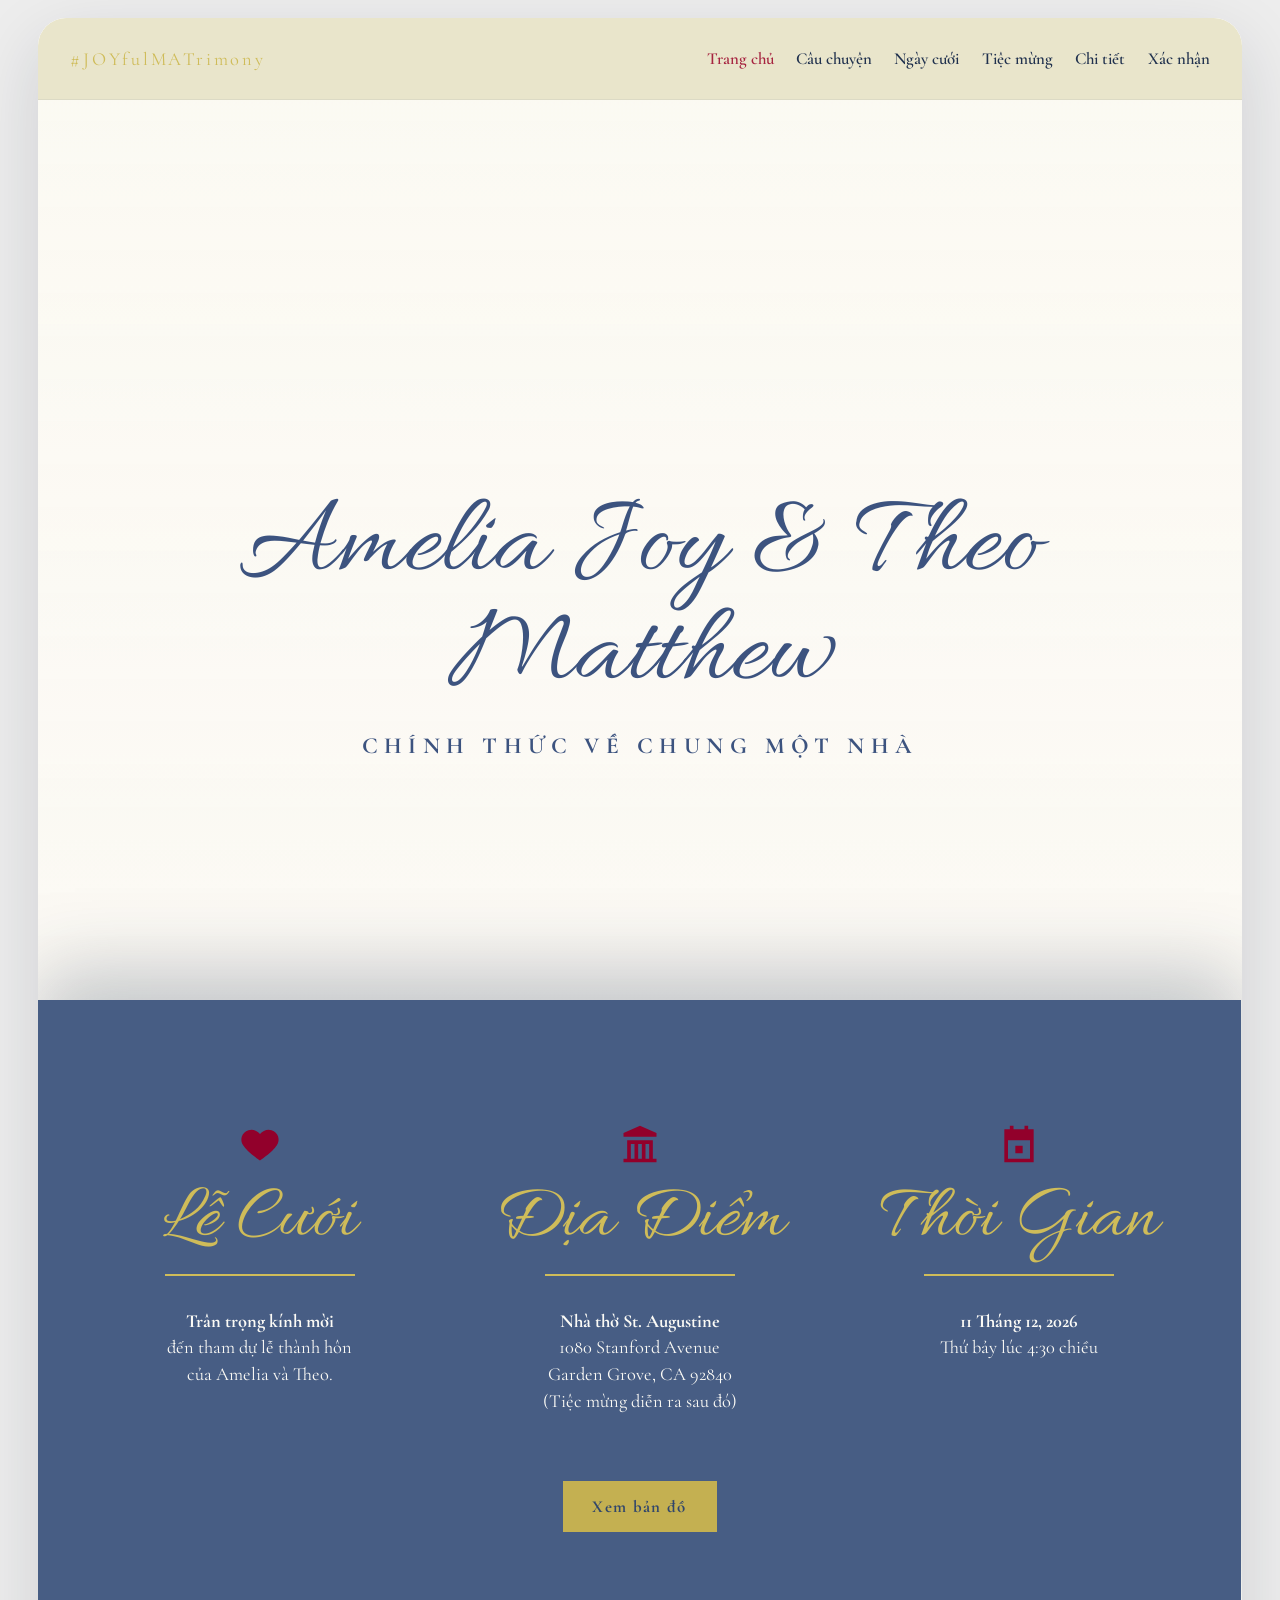
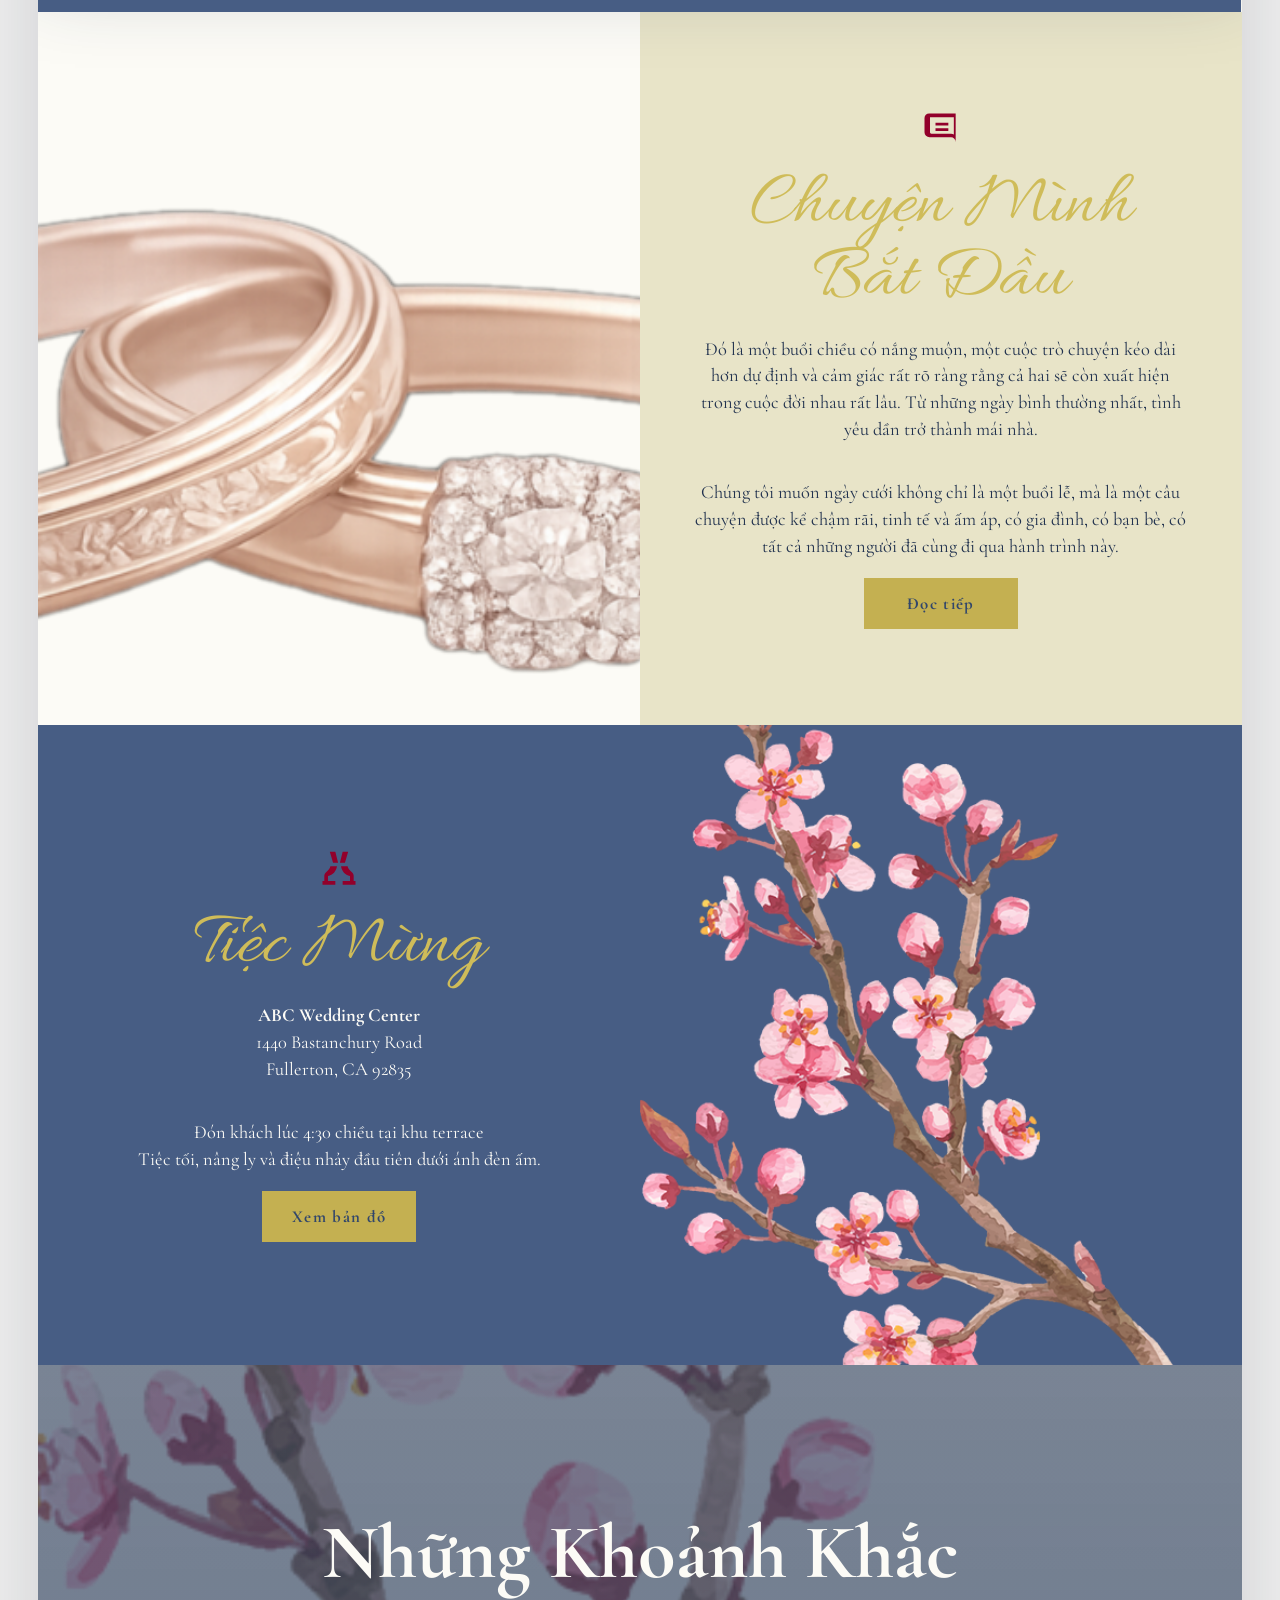
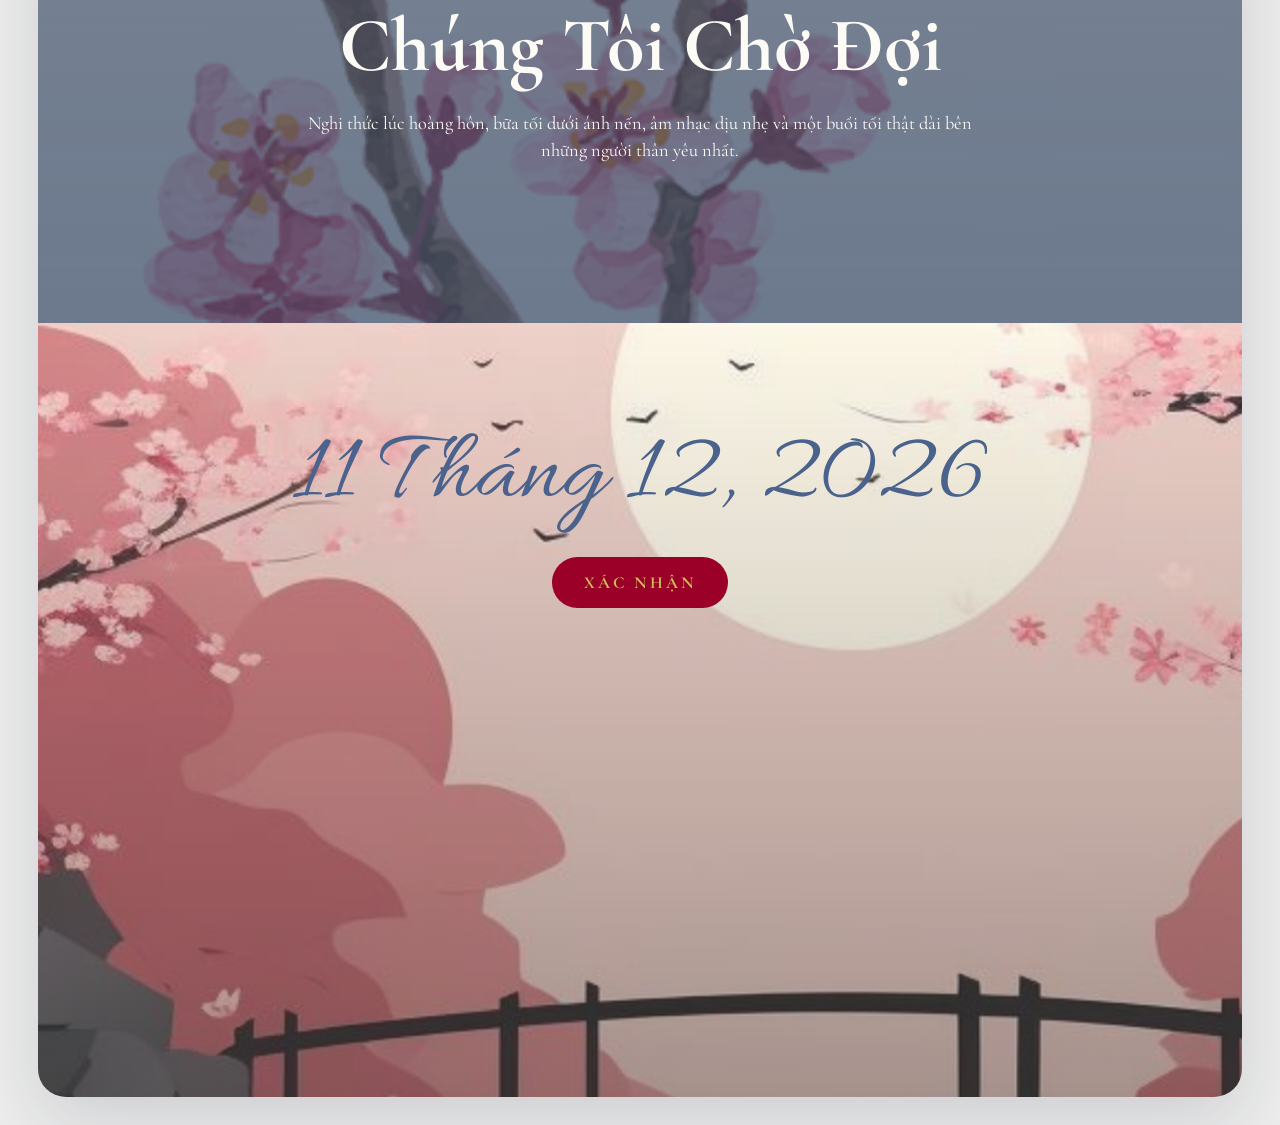
<file: mau4/index.html>
<!DOCTYPE html>
<html lang="vi">
<head>
    <meta charset="UTF-8">
    <meta name="viewport" content="width=device-width, initial-scale=1.0">
    <title>Joyful Matrimony | Amelia & Theo</title>
    <meta name="description" content="Thiệp cưới phong cách cinematic với hiệu ứng parallax chậm và bố cục kể chuyện lãng mạn.">
    <link rel="preconnect" href="https://fonts.googleapis.com">
    <link rel="preconnect" href="https://fonts.gstatic.com" crossorigin>
    <link href="https://fonts.googleapis.com/css2?family=Allura&family=Cormorant+Garamond:wght@400;500;600;700&display=swap" rel="stylesheet">
    <link rel="stylesheet" href="style.css">
</head>
<body>
    <div class="page-frame">
        <header class="topbar" id="home">
            <a class="brand" href="#home">#JOYfulMATrimony</a>
            <button class="nav-toggle" type="button" aria-expanded="false" aria-controls="main-nav" aria-label="Mở menu">
                <span></span>
                <span></span>
            </button>
            <nav class="main-nav" id="main-nav">
                <a href="#home">Trang chủ</a>
                <a href="#story">Câu chuyện</a>
                <a href="#day">Ngày cưới</a>
                <a href="#reception">Tiệc mừng</a>
                <a href="#details">Chi tiết</a>
                <a href="#rsvp">Xác nhận</a>
            </nav>
        </header>

        <main>
            <section class="hero section-parallax">
                <div class="hero-stage">
                    <div class="parallax-bg hero-bg" data-parallax data-speed="0.006" data-scale="1.24"></div>
                    <div class="hero-overlay"></div>
                    <div class="hero-content" data-scroll-foreground="0.56">
                        <h1>Amelia Joy & Theo Matthew</h1>
                        <p class="hero-subtitle">CHÍNH THỨC VỀ CHUNG MỘT NHÀ</p>
                    </div>
                </div>
            </section>

            <section class="info-strip" id="day" data-scroll-panel="0.54">
                <div class="info-grid">
                    <article class="info-card reveal">
                        <div class="symbol" aria-hidden="true">
                            <svg viewBox="0 0 24 24"><path d="M12 21s-6.7-4.4-9.2-8.3C.8 9.7 2 5.8 5.7 4.5c2.2-.8 4.7.1 6.3 2.1 1.6-2 4.1-2.9 6.3-2.1 3.7 1.3 4.9 5.2 2.9 8.2C18.7 16.6 12 21 12 21Z"/></svg>
                        </div>
                        <h2>Lễ Cưới</h2>
                        <span class="line"></span>
                        <p><strong>Trân trọng kính mời</strong><br>đến tham dự lễ thành hôn<br>của Amelia và Theo.</p>
                    </article>
                    <article class="info-card reveal">
                        <div class="symbol" aria-hidden="true">
                            <svg viewBox="0 0 24 24"><path d="M12 2 3 6v2h18V6l-9-4Zm7 8H5v10H3v2h18v-2h-2V10Zm-8 2h2v8h-2v-8Zm-4 0h2v8H7v-8Zm8 0h2v8h-2v-8Z"/></svg>
                        </div>
                        <h2>Địa Điểm</h2>
                        <span class="line"></span>
                        <p><strong>Nhà thờ St. Augustine</strong><br>1080 Stanford Avenue<br>Garden Grove, CA 92840<br>(Tiệc mừng diễn ra sau đó)</p>
                    </article>
                    <article class="info-card reveal">
                        <div class="symbol" aria-hidden="true">
                            <svg viewBox="0 0 24 24"><path d="M7 2h2v2h6V2h2v2h3v18H4V4h3V2Zm11 8H6v10h12V10Zm-8 3h4v4h-4v-4Z"/></svg>
                        </div>
                        <h2>Thời Gian</h2>
                        <span class="line"></span>
                        <p><strong>11 Tháng 12, 2026</strong><br>Thứ bảy lúc 4:30 chiều</p>
                    </article>
                </div>
                <div class="center-cta reveal">
                    <a class="button gold" href="https://www.google.com/maps/search/ABC+Wedding+Center" target="_blank" rel="noreferrer noopener">Xem bản đồ</a>
                </div>
            </section>

            <section class="story-grid" id="story">
                <div class="story-photo photo-story reveal"></div>
                <div class="story-copy reveal">
                    <div class="symbol book" aria-hidden="true">
                        <svg viewBox="0 0 24 24"><path d="M3 5.5A2.5 2.5 0 0 1 5.5 3H20v15.5A2.5 2.5 0 0 0 17.5 16H5.75A2.75 2.75 0 0 1 3 13.25V5.5Zm3 .5v7.25c0 .41.34.75.75.75H17.5c.54 0 1.04.15 1.5.41V5H6Zm3 2h7v1.5H9V8Zm0 3h7v1.5H9v-1.5Z"/></svg>
                    </div>
                    <h2>Chuyện Mình Bắt Đầu</h2>
                    <p>Đó là một buổi chiều có nắng muộn, một cuộc trò chuyện kéo dài hơn dự định và cảm giác rất rõ ràng rằng cả hai sẽ còn xuất hiện trong cuộc đời nhau rất lâu. Từ những ngày bình thường nhất, tình yêu dần trở thành mái nhà.</p>
                    <p>Chúng tôi muốn ngày cưới không chỉ là một buổi lễ, mà là một câu chuyện được kể chậm rãi, tinh tế và ấm áp, có gia đình, có bạn bè, có tất cả những người đã cùng đi qua hành trình này.</p>
                    <a class="button gold" href="#details">Đọc tiếp</a>
                </div>
            </section>

            <section class="reception-grid" id="reception">
                <div class="reception-copy reveal">
                    <div class="symbol toast" aria-hidden="true">
                        <svg viewBox="0 0 24 24"><path d="M7 2h3l1.5 6H8.75L7 2Zm7 0h3l-1.75 6H12.5L14 2ZM7.3 10h3.6c-.52 2.88-2.13 4.63-4.9 5.3V18h4v2H3v-2h1v-2.7c0-.74.31-1.41.82-1.9C6.3 11.99 7.1 11.12 7.3 10Zm5.8 0h3.6c.2 1.12 1 1.99 2.48 3.4.51.49.82 1.16.82 1.9V18h1v2h-7v-2h4v-2.7c-2.77-.67-4.38-2.42-4.9-5.3Z"/></svg>
                    </div>
                    <h2>Tiệc Mừng</h2>
                    <p><strong>ABC Wedding Center</strong><br>1440 Bastanchury Road<br>Fullerton, CA 92835</p>
                    <p>Đón khách lúc 4:30 chiều tại khu terrace<br>Tiệc tối, nâng ly và điệu nhảy đầu tiên dưới ánh đèn ấm.</p>
                    <a class="button gold" href="https://www.google.com/maps/search/ABC+Wedding+Center" target="_blank" rel="noreferrer noopener">Xem bản đồ</a>
                </div>
                <div class="reception-photo photo-reception reveal"></div>
            </section>

            <section class="detail-banner section-parallax" id="details">
                <div class="parallax-bg detail-bg" data-parallax data-speed="0.005" data-scale="1.14"></div>
                <div class="detail-overlay"></div>
                <div class="detail-content reveal">
                    <h2>Những Khoảnh Khắc Chúng Tôi Chờ Đợi</h2>
                    <p>Nghi thức lúc hoàng hôn, bữa tối dưới ánh nến, âm nhạc dịu nhẹ và một buổi tối thật dài bên những người thân yêu nhất.</p>
                </div>
            </section>

            <section class="rsvp section-parallax" id="rsvp">
                <div class="parallax-bg rsvp-bg" data-parallax data-speed="0.004" data-scale="1.12"></div>
                <div class="rsvp-overlay"></div>
                <div class="rsvp-content reveal">
                    <h2>11 Tháng 12, 2026</h2>
                    <a class="button wine" href="mailto:ameliaandtheo@example.com?subject=Wedding%20RSVP">XÁC NHẬN</a>
                </div>
            </section>
        </main>
    </div>

    <script src="script.js"></script>
</body>
</html>
</file>
<file: mau4/style.css>
:root {
	--navy: #475d84;
	--navy-deep: #324869;
	--beige: #e8e4c8;
	--gold: #cfbc59;
	--gold-deep: #c4b051;
	--white: #fcfbf6;
	--wine: #9b0028;
	--text: #20314e;
	--shadow: 0 24px 70px rgba(20, 30, 50, 0.14);
	--frame-width: min(94vw, 1440px);
	--header-height: 82px;
}

* {
	box-sizing: border-box;
}

html {
	scroll-behavior: smooth;
}

body {
	margin: 0;
	background: #ededed;
	color: var(--text);
	font-family: "Cormorant Garamond", serif;
}

body.menu-open {
	overflow: hidden;
}

a {
	color: inherit;
	text-decoration: none;
}

button {
	font: inherit;
}

.page-frame {
	width: var(--frame-width);
	margin: 18px auto 28px;
	background: var(--white);
	border-radius: 28px;
	overflow: hidden;
	box-shadow: var(--shadow);
}

.topbar {
	position: sticky;
	top: 0;
	z-index: 50;
	min-height: var(--header-height);
	display: flex;
	align-items: center;
	justify-content: space-between;
	gap: 1rem;
	padding: 1.35rem 2rem;
	background: rgba(232, 228, 200, 0.94);
	border-bottom: 1px solid rgba(71, 93, 132, 0.08);
	-webkit-backdrop-filter: blur(14px);
	backdrop-filter: blur(14px);
}

.brand {
	color: var(--gold);
	font-size: 1.15rem;
	letter-spacing: 0.15em;
}

.main-nav {
	display: flex;
	gap: 1.4rem;
	align-items: center;
}

.main-nav a {
	font-size: 1.05rem;
	color: var(--text);
	font-weight: 600;
}

.main-nav a:hover,
.main-nav a:focus-visible,
.main-nav a:first-child {
	color: #a6233f;
}

.nav-toggle {
	display: none;
	width: 44px;
	height: 44px;
	padding: 0;
	border: 1px solid rgba(71, 93, 132, 0.2);
	border-radius: 999px;
	background: rgba(255, 255, 255, 0.45);
	align-items: center;
	justify-content: center;
	flex-direction: column;
	gap: 5px;
}

.nav-toggle span {
	width: 18px;
	height: 1px;
	background: var(--text);
}

.hero,
.detail-banner,
.rsvp {
	position: relative;
	overflow: hidden;
}

.hero {
	height: 100vh;
	padding: 0;
	z-index: 0;
}

.section-parallax {
	isolation: isolate;
}

.hero-stage {
	position: relative;
	height: 100vh;
	overflow: hidden;
	display: flex;
	align-items: center;
	justify-content: center;
	padding: calc(var(--header-height) + 1.5rem) 2rem 4rem;
	z-index: 0;
}

.parallax-bg {
	position: absolute;
	left: 0;
	top: -62vh;
	width: 100%;
	height: 224vh;
	background-position: center center;
	background-repeat: no-repeat;
	background-size: cover;
	transform: translate3d(0, 0, 0) scale(1.12);
	will-change: transform;
	z-index: -2;
}

.hero-overlay {
	position: absolute;
	inset: 0;
	z-index: -1;
	background: linear-gradient(180deg, rgba(255, 251, 241, 0.06), rgba(255, 251, 241, 0.14));
}

.hero-bg {
	background-image: linear-gradient(rgba(255, 249, 236, 0.08), rgba(255, 249, 236, 0.12)), url("https://static.wixstatic.com/media/e766df_5f59b77526f64118ac2c2799fcea2a7a~mv2.jpg/v1/fill/w_1151,h_1125,al_c,q_85,usm_0.66_1.00_0.01,enc_avif,quality_auto/e766df_5f59b77526f64118ac2c2799fcea2a7a~mv2.jpg");
}

.detail-bg {
	background-image: linear-gradient(rgba(35, 44, 65, 0.36), rgba(35, 44, 65, 0.36)), url("../img/anhdao.png");
}

.rsvp-bg {
	background-image: linear-gradient(rgba(255, 255, 255, 0.1), rgba(255, 255, 255, 0.2)), url("../img/background_sakura.jpg");
}

.hero-content,
.detail-content,
.rsvp-content {
	position: relative;
	z-index: 2;
	text-align: center;
}

.hero-content {
	max-width: 1200px;
	padding-top: 0;
	will-change: transform;
}

.hero-content h1,
.story-copy h2,
.reception-copy h2,
.info-card h2,
.rsvp-content h2 {
	margin: 0;
	font-family: "Allura", cursive;
	font-weight: 400;
}

.hero-content h1 {
	color: #3c537f;
	font-size: clamp(4rem, 9vw, 7.4rem);
	line-height: 0.95;
	margin-top: 0;
	text-shadow: 0 8px 30px rgba(255, 255, 255, 0.18);
}

.hero-subtitle {
	margin: 1.2rem 0 0;
	color: #3c537f;
	letter-spacing: 0.28em;
	font-size: clamp(1rem, 1.8vw, 1.45rem);
	font-weight: 700;
}

.info-strip {
	position: relative;
	z-index: 16;
	margin-top: 0;
	background: var(--navy);
	color: var(--white);
	padding: 6.6rem 3rem 5rem;
	box-shadow: 0 -28px 74px rgba(32, 49, 78, 0.26);
	will-change: transform;
}

.info-grid {
	display: grid;
	grid-template-columns: repeat(3, minmax(0, 1fr));
	gap: 2rem;
}

.info-card {
	text-align: center;
	padding: 1rem;
}

.symbol {
	width: 44px;
	height: 44px;
	margin: 0 auto 1.2rem;
	color: #92002b;
}

.symbol svg {
	width: 100%;
	height: 100%;
	fill: currentColor;
}

.info-card h2,
.story-copy h2,
.reception-copy h2 {
	color: var(--gold);
	font-size: clamp(3.6rem, 6vw, 5.4rem);
	line-height: 0.95;
}

.line {
	display: block;
	width: 190px;
	max-width: 72%;
	height: 2px;
	background: var(--gold);
	margin: 1rem auto 2rem;
}

.info-card p,
.story-copy p,
.reception-copy p,
.detail-content p {
	font-size: 1.15rem;
	line-height: 1.45;
}

.center-cta {
	display: flex;
	justify-content: center;
	margin-top: 2rem;
}

.button {
	display: inline-flex;
	align-items: center;
	justify-content: center;
	min-width: 154px;
	padding: 0.95rem 1.8rem;
	border: none;
	font-size: 1.05rem;
	font-weight: 700;
	letter-spacing: 0.08em;
	transition: transform 0.25s ease, filter 0.25s ease;
}

.button:hover,
.button:focus-visible {
	transform: translateY(-2px);
	filter: brightness(1.03);
}

.button.gold {
	background: var(--gold-deep);
	color: #31466b;
}

.button.wine {
	background: var(--wine);
	color: var(--gold);
	border-radius: 999px;
	min-width: 165px;
	letter-spacing: 0.18em;
	padding-inline: 2rem;
}

.story-grid,
.reception-grid {
	position: relative;
	z-index: 4;
	display: grid;
	grid-template-columns: 1fr 1fr;
}

.story-photo,
.reception-photo {
	min-height: 640px;
	background-position: center;
	background-repeat: no-repeat;
	background-size: cover;
}

.photo-story {
	background-image: url("../img/nhancuoicapdoi.png");
}

.story-copy {
	background: var(--beige);
	padding: 6rem clamp(2rem, 4vw, 5rem);
	text-align: center;
	display: flex;
	flex-direction: column;
	align-items: center;
	justify-content: center;
}

.story-copy p {
	max-width: 520px;
}

.reception-grid {
	background: var(--navy);
}

.reception-copy {
	color: var(--white);
	padding: 6rem clamp(2rem, 4vw, 5rem);
	text-align: center;
	display: flex;
	flex-direction: column;
	align-items: center;
	justify-content: center;
}

.photo-reception {
	background-image: url("../img/anhdao.png");
}

.detail-banner {
	min-height: 62vh;
	display: flex;
	align-items: center;
	justify-content: center;
}

.detail-overlay,
.rsvp-overlay {
	position: absolute;
	inset: 0;
	z-index: -1;
}

.detail-overlay {
	background: linear-gradient(180deg, rgba(50, 72, 105, 0.42), rgba(50, 72, 105, 0.52));
}

.detail-content {
	max-width: 720px;
	color: var(--white);
	padding: 4rem 1.5rem;
}

.detail-content h2 {
	margin: 0 0 1rem;
	font-size: clamp(3rem, 6vw, 5rem);
	color: var(--white);
}

.rsvp {
	min-height: 86vh;
	display: flex;
	align-items: flex-start;
	justify-content: center;
	padding-top: 10vh;
}

.rsvp-overlay {
	background: linear-gradient(180deg, rgba(255, 255, 255, 0.02), rgba(37, 36, 31, 0.35));
}

.rsvp-content h2 {
	color: #4a628c;
	font-size: clamp(4rem, 8vw, 7rem);
	margin-bottom: 1rem;
}

.reveal {
	opacity: 0;
	transform: translateY(34px);
	transition: opacity 0.85s ease, transform 0.85s ease;
}

.reveal.is-visible {
	opacity: 1;
	transform: translateY(0);
}

@media (max-width: 980px) {
	.nav-toggle {
		display: inline-flex;
	}

	.main-nav {
		position: absolute;
		top: calc(100% + 10px);
		right: 1rem;
		left: 1rem;
		display: grid;
		gap: 0.8rem;
		padding: 1rem;
		background: rgba(232, 228, 200, 0.98);
		border-radius: 18px;
		box-shadow: 0 20px 45px rgba(33, 45, 67, 0.12);
		opacity: 0;
		pointer-events: none;
		transform: translateY(-10px);
		transition: opacity 0.22s ease, transform 0.22s ease;
	}

	.main-nav.is-open {
		opacity: 1;
		pointer-events: auto;
		transform: translateY(0);
	}

	.info-grid,
	.story-grid,
	.reception-grid {
		grid-template-columns: 1fr;
	}

	.story-photo,
	.reception-photo {
		min-height: 420px;
	}

	.reception-photo {
		order: 2;
	}
}

@media (max-width: 720px) {
	.page-frame {
		width: 100%;
		margin: 0;
		border-radius: 0;
	}

	.topbar {
		padding: 1rem;
	}

	.brand {
		font-size: 0.92rem;
		letter-spacing: 0.09em;
	}

	.hero {
		height: 100vh;
	}

	.hero-stage {
		padding-inline: 1rem;
		padding-top: calc(var(--header-height) + 1rem);
	}

	.hero-content h1 {
		font-size: clamp(3.4rem, 16vw, 5.1rem);
	}

	.hero-subtitle {
		letter-spacing: 0.22em;
		line-height: 1.5;
	}

	.info-strip {
		margin-top: 0;
		padding-top: 5rem;
	}

	.info-strip,
	.story-copy,
	.reception-copy,
	.detail-content {
		padding-left: 1.25rem;
		padding-right: 1.25rem;
	}

	.story-photo,
	.reception-photo {
		min-height: 330px;
	}
}

@media (prefers-reduced-motion: reduce) {
	html {
		scroll-behavior: auto;
	}

	*,
	*::before,
	*::after {
		animation: none !important;
		transition: none !important;
	}

	.reveal {
		opacity: 1;
		transform: none;
	}
}
</file>
